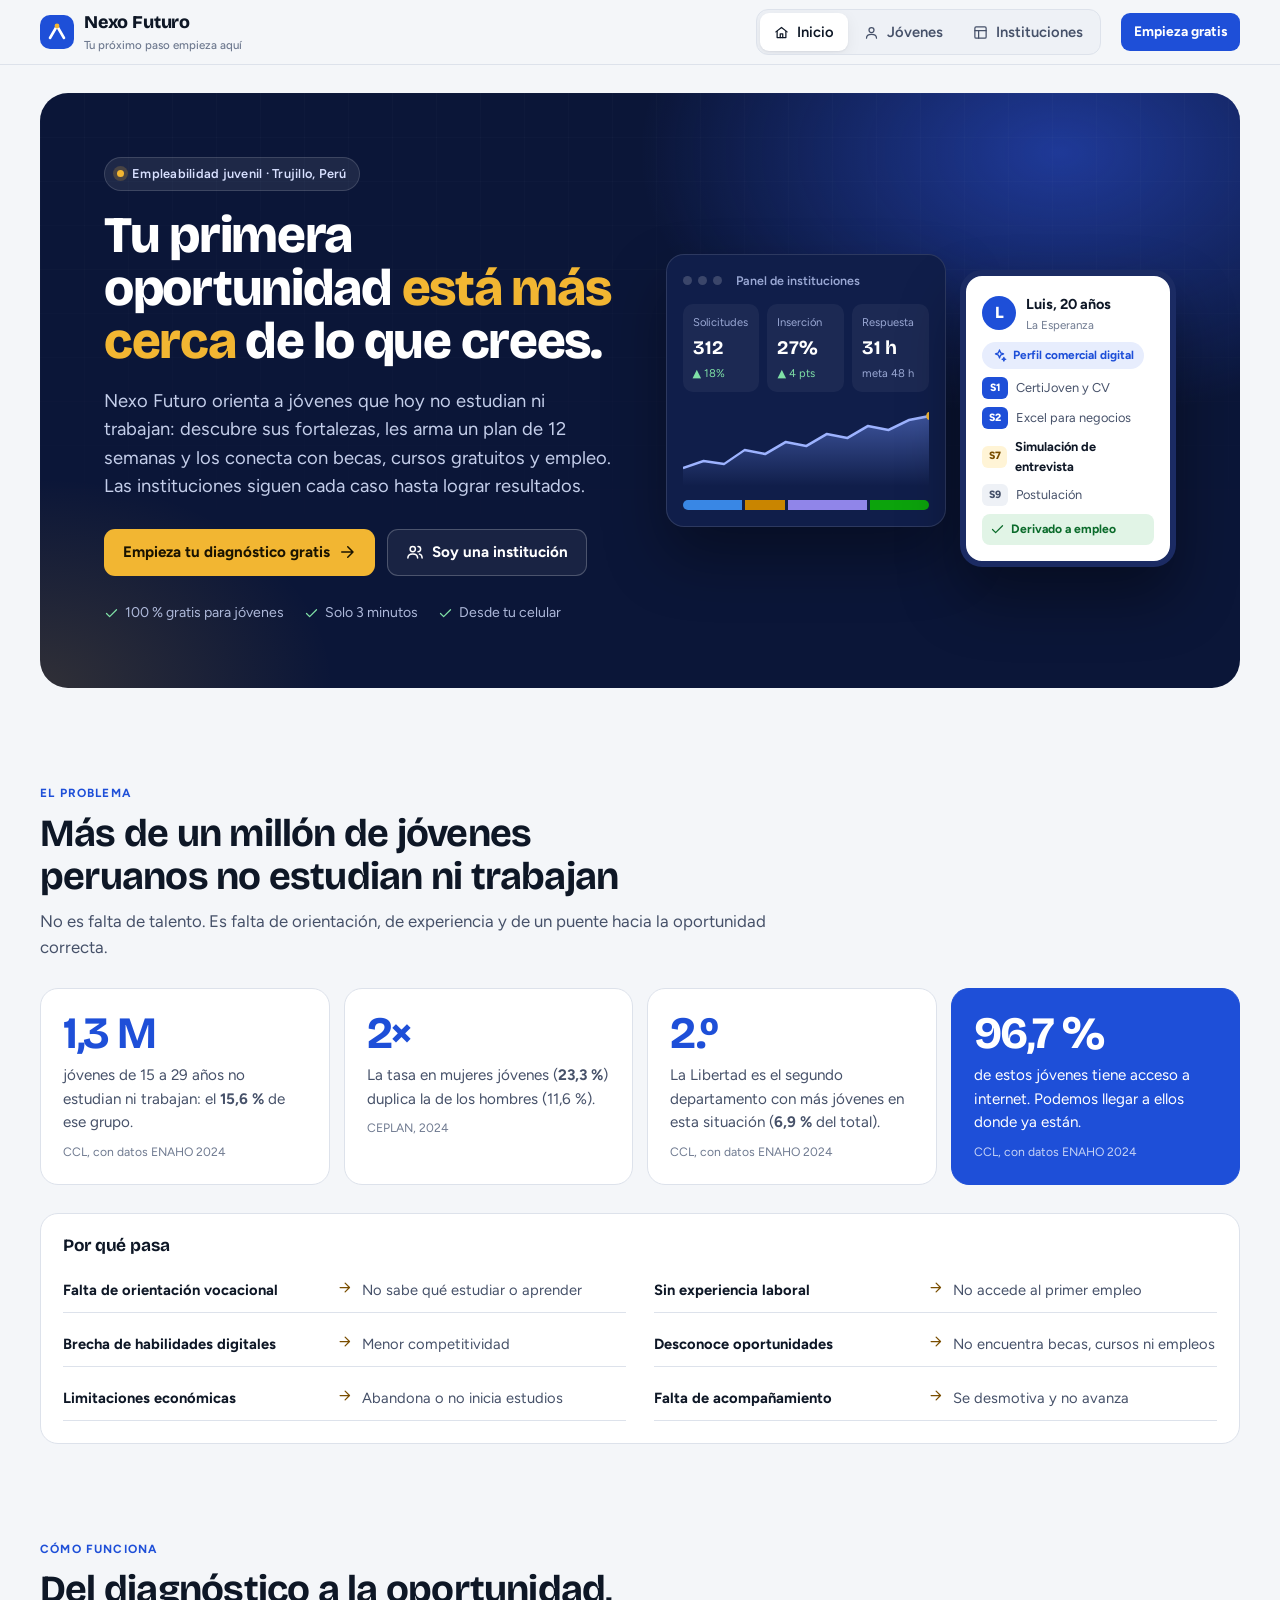
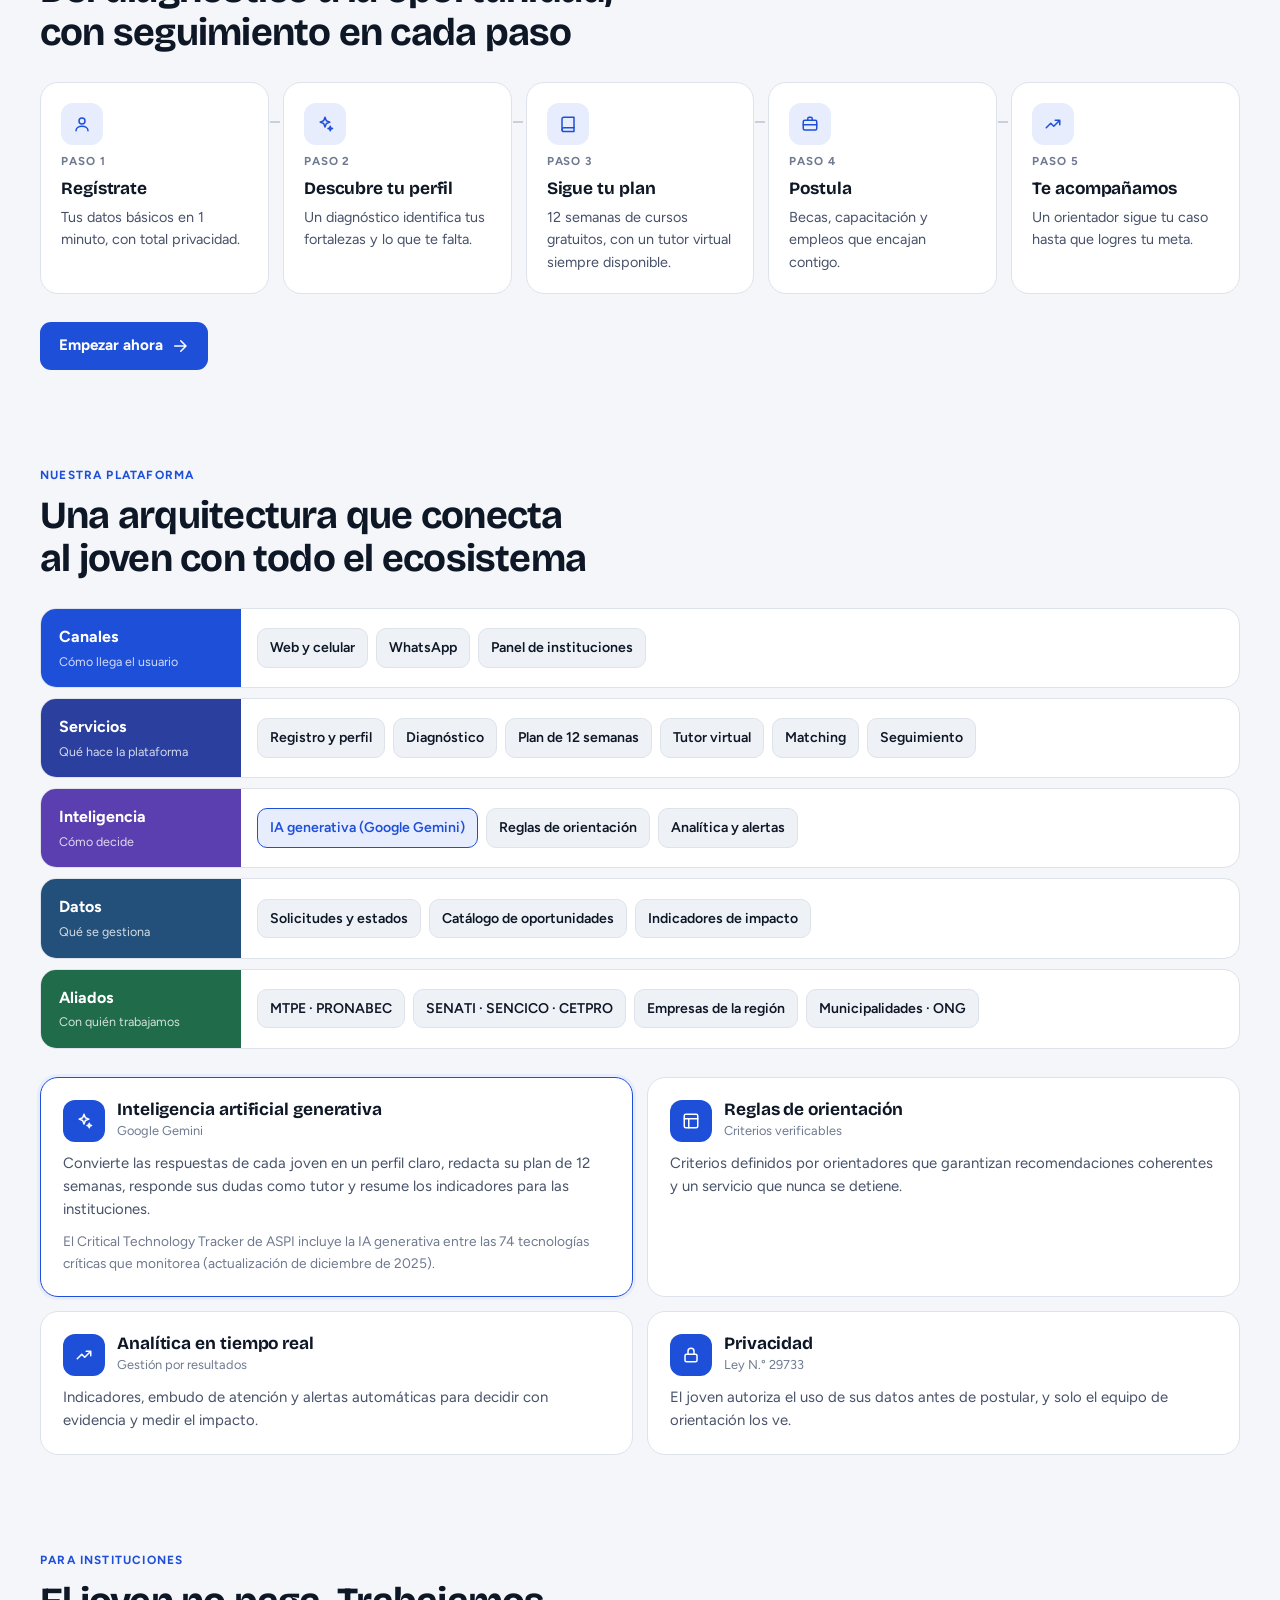
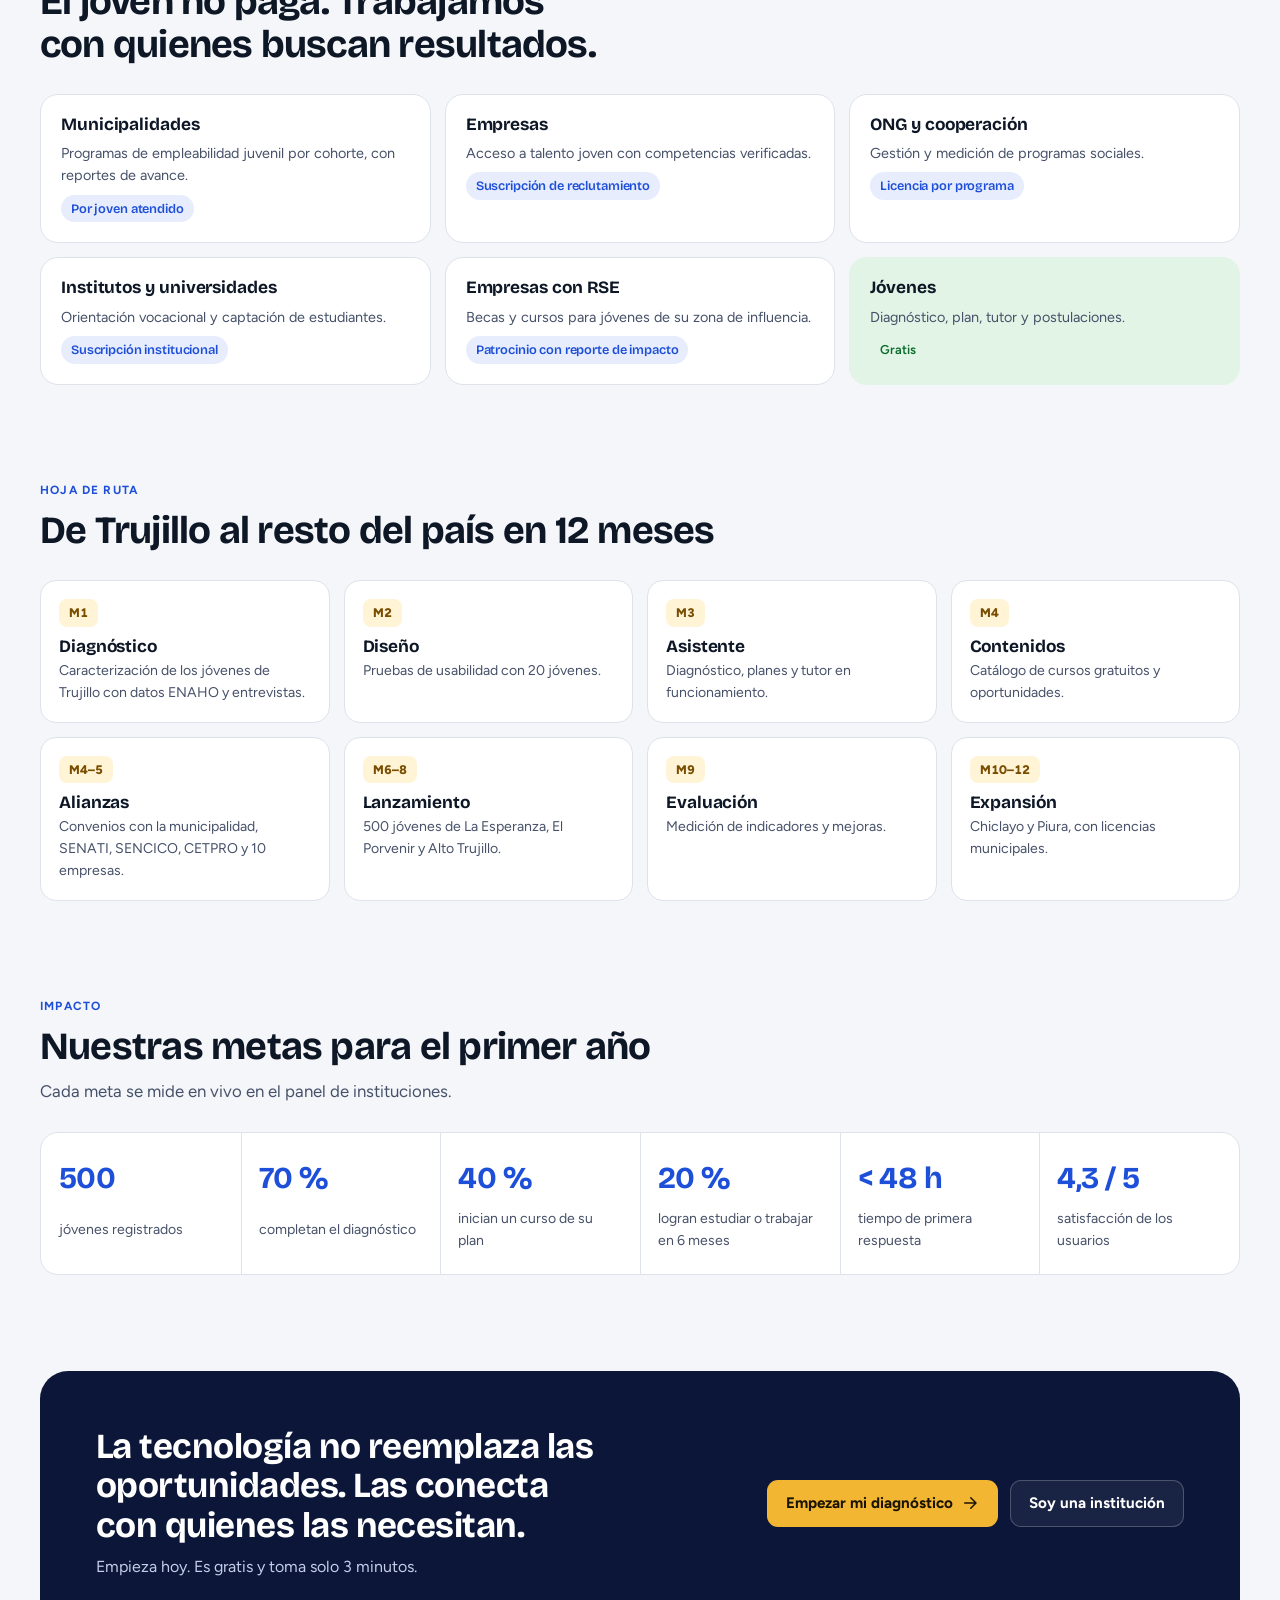
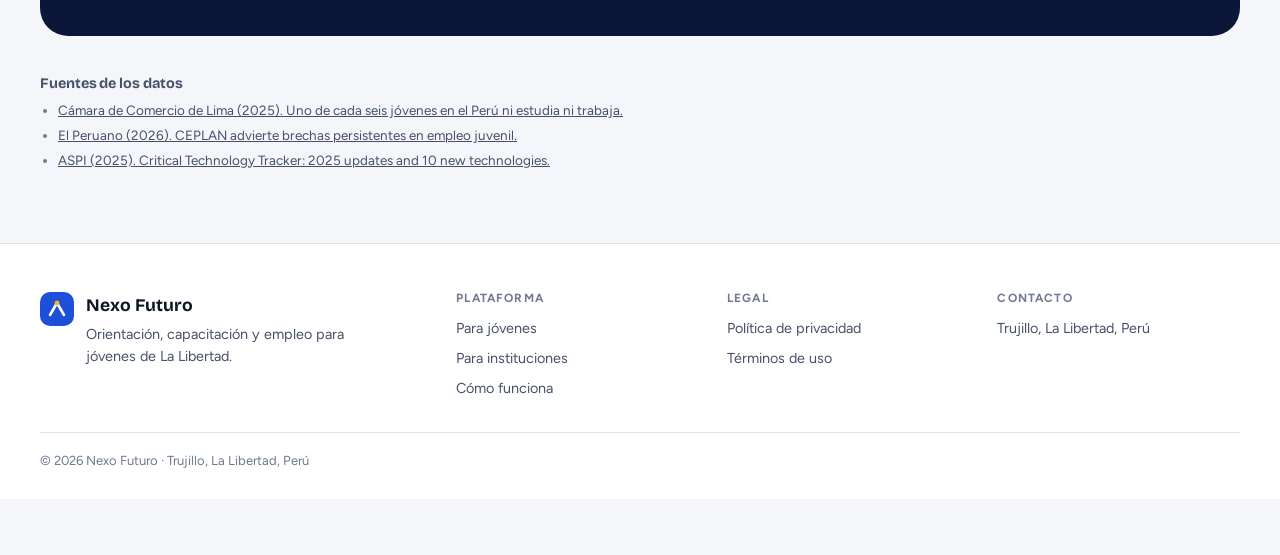
<file: index.html>
<!doctype html>
<html lang="es">
<head>
<meta charset="utf-8">
<meta name="viewport" content="width=device-width, initial-scale=1, viewport-fit=cover">
<title>Nexo Futuro · Tu primera oportunidad</title>
<meta name="description" content="Nexo Futuro orienta gratis a jóvenes de Trujillo que no estudian ni trabajan: diagnóstico, plan de 12 semanas y conexión con becas, cursos y empleo.">
<meta name="theme-color" content="#1E4FD8">
<link rel="icon" href="img/favicon.svg" type="image/svg+xml">
<link rel="preconnect" href="https://fonts.googleapis.com">
<link rel="preconnect" href="https://fonts.gstatic.com" crossorigin>
<link rel="stylesheet" href="https://fonts.googleapis.com/css2?family=Bricolage+Grotesque:opsz,wght@12..96,600;12..96,700;12..96,800&family=Figtree:ital,wght@0,400;0,500;0,600;0,700;1,400&display=swap">
<link rel="stylesheet" href="css/styles.css">
</head>
<body>

<a class="skip" href="#main">Saltar al contenido</a>
<header class="top">
  <div class="top-in">
    <a class="brand" href="#inicio" data-nav="inicio"><span class="logo" aria-hidden="true"><svg width="20" height="20" viewBox="0 0 20 20"><path d="M3 16 L10 4 L17 16" fill="none" stroke="#fff" stroke-width="2.6" stroke-linecap="round" stroke-linejoin="round"/><circle cx="10" cy="4" r="2.4" fill="#F2B632"/></svg></span><span>Nexo Futuro<small>Tu próximo paso empieza aquí</small></span></a>
    <nav class="tabs" role="tablist" aria-label="Secciones">
      <button class="tab" role="tab" id="tab-inicio" aria-controls="main" data-view="inicio"><svg class="ico sm"><use href="#i-home"/></svg><span>Inicio</span></button>
      <button class="tab" role="tab" id="tab-portal" aria-controls="main" data-view="portal"><svg class="ico sm"><use href="#i-user"/></svg><span>Jóvenes</span></button>
      <button class="tab" role="tab" id="tab-panel" aria-controls="main" data-view="panel"><svg class="ico sm"><use href="#i-layout"/></svg><span>Instituciones</span><span class="badge" id="navBadge" hidden>0</span></button>
    </nav>
    <button class="btn sm top-cta" data-view-go="portal">Empieza gratis</button>
  </div>
</header>
<div class="wrap"><main id="main" tabindex="-1"></main></div>
<footer class="site-foot">
  <div class="sf-in">
    <div class="sf-brand"><span class="logo" aria-hidden="true"><svg width="20" height="20" viewBox="0 0 20 20"><path d="M3 16 L10 4 L17 16" fill="none" stroke="#fff" stroke-width="2.6" stroke-linecap="round" stroke-linejoin="round"/><circle cx="10" cy="4" r="2.4" fill="#F2B632"/></svg></span><div><b>Nexo Futuro</b><p>Orientación, capacitación y empleo para jóvenes de La Libertad.</p></div></div>
    <div class="sf-col"><h4>Plataforma</h4><button data-view-go="portal">Para jóvenes</button><button data-view-go="panel">Para instituciones</button><button data-view-go="inicio">Cómo funciona</button></div>
    <div class="sf-col"><h4>Legal</h4><button id="privBtn">Política de privacidad</button><button id="termBtn">Términos de uso</button></div>
    <div class="sf-col" id="sfContact"><h4>Contacto</h4></div>
  </div>
  <div class="sf-bottom">© <span id="yr"></span> Nexo Futuro · Trujillo, La Libertad, Perú</div>
</footer>
<div class="toast" id="toast" role="status" aria-live="polite"></div>
<div id="drawerRoot"></div>

<svg width="0" height="0" style="position:absolute" aria-hidden="true">
 <symbol id="i-home" viewBox="0 0 24 24"><path d="M3 11 12 4l9 7"/><path d="M5 10v10h14V10"/><path d="M10 20v-6h4v6"/></symbol>
 <symbol id="i-user" viewBox="0 0 24 24"><circle cx="12" cy="8" r="4"/><path d="M4 21c0-4 4-6 8-6s8 2 8 6"/></symbol>
 <symbol id="i-layout" viewBox="0 0 24 24"><rect x="3" y="3" width="18" height="18" rx="2"/><path d="M3 9h18M9 21V9"/></symbol>
 <symbol id="i-check" viewBox="0 0 24 24"><path d="M20 6 9 17l-5-5"/></symbol>
 <symbol id="i-x" viewBox="0 0 24 24"><path d="M18 6 6 18M6 6l12 12"/></symbol>
 <symbol id="i-right" viewBox="0 0 24 24"><path d="M5 12h14M13 5l7 7-7 7"/></symbol>
 <symbol id="i-left" viewBox="0 0 24 24"><path d="M19 12H5M11 19l-7-7 7-7"/></symbol>
 <symbol id="i-search" viewBox="0 0 24 24"><circle cx="11" cy="11" r="7"/><path d="m21 21-4.3-4.3"/></symbol>
 <symbol id="i-download" viewBox="0 0 24 24"><path d="M12 3v12M7 10l5 5 5-5M5 21h14"/></symbol>
 <symbol id="i-alert" viewBox="0 0 24 24"><path d="M10.3 3.9 1.8 18a2 2 0 0 0 1.7 3h17a2 2 0 0 0 1.7-3L13.7 3.9a2 2 0 0 0-3.4 0z"/><path d="M12 9v4M12 17h.01"/></symbol>
 <symbol id="i-clock" viewBox="0 0 24 24"><circle cx="12" cy="12" r="9"/><path d="M12 7v5l3 2"/></symbol>
 <symbol id="i-spark" viewBox="0 0 24 24"><path d="M12 3l1.8 4.7 4.7 1.8-4.7 1.8L12 16l-1.8-4.7L5.5 9.5l4.7-1.8z"/><path d="M19 15l.8 2.2 2.2.8-2.2.8L19 21l-.8-2.2L16 18l2.2-.8z"/></symbol>
 <symbol id="i-brief" viewBox="0 0 24 24"><rect x="3" y="7" width="18" height="13" rx="2"/><path d="M9 7V5a2 2 0 0 1 2-2h2a2 2 0 0 1 2 2v2M3 13h18"/></symbol>
 <symbol id="i-pin" viewBox="0 0 24 24"><path d="M12 21s-7-6.5-7-12a7 7 0 0 1 14 0c0 5.5-7 12-7 12z"/><circle cx="12" cy="9" r="2.5"/></symbol>
 <symbol id="i-msg" viewBox="0 0 24 24"><path d="M21 12a8 8 0 0 1-11.6 7.1L4 21l1.9-5.4A8 8 0 1 1 21 12z"/></symbol>
 <symbol id="i-send" viewBox="0 0 24 24"><path d="M22 2 11 13M22 2l-7 20-4-9-9-4z"/></symbol>
 <symbol id="i-inbox" viewBox="0 0 24 24"><path d="M22 12h-6l-2 3h-4l-2-3H2"/><path d="M5.5 5h13l3.5 7v6a2 2 0 0 1-2 2H4a2 2 0 0 1-2-2v-6z"/></symbol>
 <symbol id="i-trend" viewBox="0 0 24 24"><path d="M3 17l6-6 4 4 8-8M15 7h6v6"/></symbol>
 <symbol id="i-book" viewBox="0 0 24 24"><path d="M4 19.5A2.5 2.5 0 0 1 6.5 17H20V3H6.5A2.5 2.5 0 0 0 4 5.5z"/><path d="M4 19.5A2.5 2.5 0 0 0 6.5 22H20v-5"/></symbol>
 <symbol id="i-trash" viewBox="0 0 24 24"><path d="M3 6h18M8 6V4h8v2M6 6l1 14h10l1-14"/></symbol>
 <symbol id="i-db" viewBox="0 0 24 24"><ellipse cx="12" cy="5" rx="8" ry="3"/><path d="M4 5v14c0 1.7 3.6 3 8 3s8-1.3 8-3V5M4 12c0 1.7 3.6 3 8 3s8-1.3 8-3"/></symbol>
 <symbol id="i-copy" viewBox="0 0 24 24"><rect x="9" y="9" width="12" height="12" rx="2"/><path d="M5 15H4a1 1 0 0 1-1-1V4a1 1 0 0 1 1-1h10a1 1 0 0 1 1 1v1"/></symbol>
 <symbol id="i-lock" viewBox="0 0 24 24"><rect x="4" y="11" width="16" height="10" rx="2"/><path d="M8 11V7a4 4 0 0 1 8 0v4"/></symbol>
 <symbol id="i-users" viewBox="0 0 24 24"><circle cx="9" cy="8" r="3.5"/><path d="M2.5 20c0-3.5 3-5.5 6.5-5.5s6.5 2 6.5 5.5M16 4.5a3.5 3.5 0 0 1 0 7M18 14.8c2.2.6 3.5 2.4 3.5 5.2"/></symbol>
 <symbol id="i-ext" viewBox="0 0 24 24"><path d="M14 4h6v6M20 4l-9 9M18 14v5a1 1 0 0 1-1 1H5a1 1 0 0 1-1-1V7a1 1 0 0 1 1-1h5"/></symbol>
</svg>


<script src="js/config.js"></script>
<script src="js/data.js"></script>
<script src="js/store.js"></script>
<script src="js/ia.js"></script>
<script src="js/portal.js"></script>
<script src="js/panel.js"></script>
<script src="js/landing.js"></script>
<script src="js/site.js"></script>
</body>
</html>
</file>
<file: css/styles.css>
/* Nexo Futuro · Estilos */
html{color-scheme:light}
body{margin:0}
/* Layout: app shell — sticky top bar with two workspaces (Portal del joven / Panel de control).
   Portal = hero + 6-step wizard card. Panel = filters row, KPI strip, chart grid, alerts, table + detail drawer. */
:root{
  --bg:#F4F6F9; --surface:#FFFFFF; --surface-2:#EEF1F6; --ink:#0E1726; --ink-2:#465169; --muted:#6F7A90;
  --line:#DDE2EB; --line-2:#C9D0DC; --brand:#1E4FD8; --brand-ink:#FFFFFF; --brand-soft:#E7EDFD; --brand-deep:#10297A;
  --sun:#F2B632; --sun-soft:#FFF4D6; --sun-ink:#7A4E00;
  --s-new:#2a78d6; --s-rev:#eda100; --s-der:#4a3aa7; --s-ins:#0ca30c; --s-des:#8A93A6;
  --ok-ink:#0B6B2B; --ok-soft:#E1F4E6; --crit:#C43434; --crit-soft:#FBE7E7; --warn-ink:#8A5A00; --warn-soft:#FFF1CF;
  --shadow:0 1px 2px rgba(14,23,38,.06),0 4px 16px rgba(14,23,38,.06);
  --scrim:rgba(8,13,24,.5);
  --display:"Bricolage Grotesque","Segoe UI",system-ui,sans-serif;
  --body:"Figtree","Segoe UI",system-ui,-apple-system,sans-serif;
  --r-lg:16px; --r:12px; --r-sm:8px;
}
@media (prefers-color-scheme: dark){:root:not([data-theme="light"]){
  --bg:#0B111C; --surface:#121A28; --surface-2:#1A2435; --ink:#EDF1F8; --ink-2:#B6BFD0; --muted:#8C97AC;
  --line:#243049; --line-2:#33415E; --brand:#7394FF; --brand-ink:#0B111C; --brand-soft:#1B2850; --brand-deep:#0F1B3D;
  --sun:#F5C453; --sun-soft:#30271A; --sun-ink:#F5C453;
  --s-new:#3987e5; --s-rev:#c98500; --s-der:#9085e9; --s-ins:#0ca30c; --s-des:#6E7890;
  --ok-ink:#5BD38A; --ok-soft:#14301F; --crit:#EE7070; --crit-soft:#3A1A1D; --warn-ink:#F2C45A; --warn-soft:#33290F;
  --shadow:0 1px 2px rgba(0,0,0,.3),0 6px 20px rgba(0,0,0,.25); --scrim:rgba(0,0,0,.6); color-scheme:dark}}
:root[data-theme="dark"]{
  --bg:#0B111C; --surface:#121A28; --surface-2:#1A2435; --ink:#EDF1F8; --ink-2:#B6BFD0; --muted:#8C97AC;
  --line:#243049; --line-2:#33415E; --brand:#7394FF; --brand-ink:#0B111C; --brand-soft:#1B2850; --brand-deep:#0F1B3D;
  --sun:#F5C453; --sun-soft:#30271A; --sun-ink:#F5C453;
  --s-new:#3987e5; --s-rev:#c98500; --s-der:#9085e9; --s-ins:#0ca30c; --s-des:#6E7890;
  --ok-ink:#5BD38A; --ok-soft:#14301F; --crit:#EE7070; --crit-soft:#3A1A1D; --warn-ink:#F2C45A; --warn-soft:#33290F;
  --shadow:0 1px 2px rgba(0,0,0,.3),0 6px 20px rgba(0,0,0,.25); --scrim:rgba(0,0,0,.6); color-scheme:dark}

*{box-sizing:border-box}
[hidden]{display:none!important}
html,body{min-height:100%}
body{background:var(--bg);color:var(--ink);font-family:var(--body);font-size:16px;line-height:1.55;padding-inline:16px;padding-block:0 56px;-webkit-font-smoothing:antialiased}
h1,h2,h3,h4{font-family:var(--display);line-height:1.12;text-wrap:balance;margin:0;letter-spacing:-.015em}
h1{font-size:clamp(2rem,5.2vw,3.1rem);font-weight:800}
h2{font-size:clamp(1.35rem,3vw,1.7rem);font-weight:700}
h3{font-size:1.08rem;font-weight:700;letter-spacing:-.005em}
p{margin:0}
button{font:inherit;color:inherit}
.ico{width:18px;height:18px;flex:none;fill:none;stroke:currentColor;stroke-width:2;stroke-linecap:round;stroke-linejoin:round}
.ico.sm{width:15px;height:15px}
.muted{color:var(--muted)} .ink2{color:var(--ink-2)}
.eyebrow{font-size:.74rem;text-transform:uppercase;letter-spacing:.1em;font-weight:700;color:var(--muted)}
.num{font-variant-numeric:tabular-nums}
.sr{position:absolute;width:1px;height:1px;overflow:hidden;clip:rect(0 0 0 0);white-space:nowrap}
.skip{position:absolute;left:16px;top:-60px;background:var(--brand);color:var(--brand-ink);padding:8px 14px;border-radius:8px;z-index:100}
.skip:focus{top:8px}

/* ---------- top bar ---------- */
.top{position:sticky;top:env(safe-area-inset-top,0px);z-index:40;margin-inline:-16px;padding-inline:16px;background:color-mix(in srgb,var(--bg) 88%,transparent);backdrop-filter:saturate(1.4) blur(10px);-webkit-backdrop-filter:saturate(1.4) blur(10px);border-bottom:1px solid var(--line)}
.top-in{max-width:1200px;margin:0 auto;display:flex;align-items:center;gap:16px;min-height:64px;flex-wrap:wrap;padding-block:8px}
.brand{display:flex;align-items:center;gap:10px;font-family:var(--display);font-weight:800;font-size:1.12rem;letter-spacing:-.01em;margin-right:auto}
.brand small{display:block;font-family:var(--body);font-weight:500;font-size:.72rem;color:var(--muted);letter-spacing:0}
.logo{width:34px;height:34px;border-radius:10px;background:var(--brand);display:grid;place-items:center;flex:none}
.tabs{display:flex;background:var(--surface-2);border:1px solid var(--line);border-radius:12px;padding:3px;gap:2px}
.tab{all:unset;cursor:pointer;display:flex;align-items:center;gap:8px;padding:8px 14px;border-radius:9px;font-weight:600;font-size:.92rem;color:var(--ink-2);min-height:22px}
.tab[aria-selected="true"]{background:var(--surface);color:var(--ink);box-shadow:var(--shadow)}
.tab:focus-visible{outline:2px solid var(--brand);outline-offset:2px}
.badge{display:inline-grid;place-items:center;min-width:20px;height:20px;padding:0 6px;border-radius:99px;background:var(--crit);color:#fff;font-size:.72rem;font-weight:700}
.status-ai{cursor:pointer;font-family:inherit;display:inline-flex;align-items:center;gap:6px;font-size:.78rem;font-weight:600;padding:5px 10px;border-radius:99px;background:var(--surface-2);color:var(--muted);border:1px solid var(--line)}
.status-ai .led{width:8px;height:8px;border-radius:50%;background:var(--s-des)}
.status-ai.on{color:var(--ok-ink);background:var(--ok-soft);border-color:transparent}
.status-ai.on .led{background:var(--s-ins)}
.status-ai:hover{border-color:var(--brand);color:var(--ink)}
.status-ai:focus-visible{outline:2px solid var(--brand);outline-offset:2px}
@media (max-width:640px){.tab span.lbl-long{display:none}}

.wrap{max-width:1200px;margin:0 auto}
main{padding-top:28px}

/* ---------- buttons & inputs ---------- */
.btn{display:inline-flex;align-items:center;justify-content:center;gap:8px;font-weight:700;font-size:.95rem;border-radius:11px;padding:11px 18px;min-height:44px;border:1.5px solid transparent;cursor:pointer;background:var(--brand);color:var(--brand-ink);transition:filter .15s,background .15s,transform .1s;touch-action:manipulation;white-space:nowrap}
.btn:hover{filter:brightness(1.08)}
.btn:active{transform:scale(.98)}
.btn.sec{background:var(--surface);color:var(--ink);border-color:var(--line-2)}
.btn.sec:hover{background:var(--surface-2);filter:none}
.btn.ghost{background:transparent;color:var(--ink-2);border-color:transparent}
.btn.ghost:hover{background:var(--surface-2);filter:none}
.btn.sm{padding:7px 12px;min-height:36px;font-size:.86rem;border-radius:9px}
.btn.danger{background:transparent;color:var(--crit);border-color:var(--line-2)}
.btn:disabled{opacity:.45;cursor:not-allowed;filter:none;transform:none}
.btn:focus-visible{outline:3px solid var(--sun);outline-offset:2px}
.btn.done{background:var(--ok-soft);color:var(--ok-ink);border-color:transparent;cursor:default}
label.f{display:grid;gap:6px;font-weight:600;font-size:.9rem;min-width:0}
label.f .help{font-weight:400;font-size:.8rem;color:var(--muted)}
.req{color:var(--crit)}
input[type=text],input[type=tel],input[type=number],input[type=search],select,textarea{font:inherit;font-size:1rem;color:var(--ink);background:var(--surface);border:1.5px solid var(--line-2);border-radius:10px;padding:10px 12px;width:100%;min-height:44px}
textarea{min-height:90px;resize:vertical}
input:focus-visible,select:focus-visible,textarea:focus-visible{outline:none;border-color:var(--brand);box-shadow:0 0 0 3px var(--brand-soft)}
.field-err{font-size:.82rem;color:var(--crit);font-weight:600}
fieldset{border:0;padding:0;margin:0;display:grid;gap:10px;min-width:0}
legend{font-weight:700;font-size:.95rem;padding:0;margin-bottom:10px}
legend .help{font-weight:400;color:var(--muted);font-size:.85rem}
.chips{display:flex;flex-wrap:wrap;gap:8px}
.chip{position:relative}
.chip input{position:absolute;opacity:0;pointer-events:none}
.chip span{display:inline-flex;align-items:center;gap:6px;min-height:40px;padding:8px 14px;border-radius:99px;border:1.5px solid var(--line-2);background:var(--surface);cursor:pointer;font-size:.92rem;font-weight:500;user-select:none;transition:background .15s,border-color .15s}
.chip span:hover{border-color:var(--brand)}
.chip input:checked+span{background:var(--brand-soft);border-color:var(--brand);color:var(--ink);font-weight:700}
.chip input:checked+span::before{content:"";width:14px;height:14px;background:var(--brand);-webkit-mask:url("data:image/svg+xml,%3Csvg xmlns='http://www.w3.org/2000/svg' viewBox='0 0 24 24' fill='none' stroke='black' stroke-width='3' stroke-linecap='round' stroke-linejoin='round'%3E%3Cpath d='M20 6 9 17l-5-5'/%3E%3C/svg%3E") center/contain no-repeat;mask:url("data:image/svg+xml,%3Csvg xmlns='http://www.w3.org/2000/svg' viewBox='0 0 24 24' fill='none' stroke='black' stroke-width='3' stroke-linecap='round' stroke-linejoin='round'%3E%3Cpath d='M20 6 9 17l-5-5'/%3E%3C/svg%3E") center/contain no-repeat}
.chip input:focus-visible+span{box-shadow:0 0 0 3px var(--brand-soft);border-color:var(--brand)}
.seg{display:inline-flex;border:1.5px solid var(--line-2);border-radius:10px;overflow:hidden;background:var(--surface)}
.seg label{position:relative}
.seg input{position:absolute;opacity:0}
.seg span{display:flex;align-items:center;min-height:38px;padding:6px 14px;font-size:.86rem;font-weight:600;cursor:pointer;border-left:1px solid var(--line-2);color:var(--ink-2)}
.seg label:first-child span{border-left:0}
.seg input:checked+span{background:var(--brand);color:var(--brand-ink)}
.seg input:focus-visible+span{box-shadow:inset 0 0 0 2px var(--sun)}
.consent{display:grid;grid-template-columns:auto minmax(0,1fr);gap:10px;align-items:start;font-size:.88rem;color:var(--ink-2)}
.consent input{width:20px;height:20px;margin-top:2px;accent-color:var(--brand)}

/* ---------- surfaces ---------- */
.card{background:var(--surface);border:1px solid var(--line);border-radius:var(--r-lg);padding:22px;min-width:0}
.card.pad-lg{padding:clamp(20px,4vw,36px)}
.stack{display:grid;gap:18px}
.row{display:flex;gap:12px;align-items:center;flex-wrap:wrap}
.between{justify-content:space-between}
.grid2{display:grid;grid-template-columns:repeat(2,minmax(0,1fr));gap:16px}
@media (max-width:640px){.grid2{grid-template-columns:1fr}}
.note{display:flex;gap:10px;align-items:flex-start;border-radius:12px;padding:12px 14px;font-size:.9rem;background:var(--brand-soft);color:var(--ink)}
.note.sun{background:var(--sun-soft)}
.note.ok{background:var(--ok-soft)}
.note.crit{background:var(--crit-soft)}
.note .ico{margin-top:2px}
.tag{display:inline-flex;align-items:center;gap:6px;font-size:.8rem;font-weight:600;padding:4px 10px;border-radius:99px;background:var(--surface-2);color:var(--ink-2)}
.tag.ok{background:var(--ok-soft);color:var(--ok-ink)}
.tag.sun{background:var(--warn-soft);color:var(--warn-ink)}
.tag.brand{background:var(--brand-soft);color:var(--brand)}
.tags{display:flex;flex-wrap:wrap;gap:6px}

/* estado pill: color dot + icon + label (never color alone) */
.st{display:inline-flex;align-items:center;gap:6px;font-size:.8rem;font-weight:700;padding:4px 10px 4px 8px;border-radius:99px;background:var(--surface-2);color:var(--ink);white-space:nowrap}
.st i{width:9px;height:9px;border-radius:50%;background:var(--c);flex:none}
.st[data-s="nueva"]{--c:var(--s-new)} .st[data-s="revision"]{--c:var(--s-rev)} .st[data-s="derivada"]{--c:var(--s-der)} .st[data-s="insertada"]{--c:var(--s-ins)} .st[data-s="descartada"]{--c:var(--s-des)}

/* ---------- portal ---------- */
.hero{display:grid;grid-template-columns:minmax(0,1.15fr) minmax(0,.85fr);gap:clamp(20px,4vw,48px);align-items:center;padding-block:8px 32px}
@media (max-width:860px){.hero{grid-template-columns:1fr}.hero-art{display:none}}
.hero .lead{font-size:1.1rem;color:var(--ink-2);max-width:56ch}
.hero h1 em{font-style:normal;color:var(--brand);position:relative;white-space:nowrap}
.hero h1 em::after{content:"";position:absolute;left:0;right:0;bottom:.04em;height:.22em;background:var(--sun);opacity:.55;z-index:-1;border-radius:2px}
.hero h1{position:relative;z-index:0}
.how{display:grid;grid-template-columns:repeat(4,minmax(0,1fr));gap:10px;margin-top:22px}
@media (max-width:560px){.how{grid-template-columns:repeat(2,minmax(0,1fr))}}
.how div{display:grid;gap:4px;font-size:.84rem;color:var(--ink-2);padding-top:10px;border-top:2px solid var(--line-2)}
.how b{font-family:var(--display);font-size:.95rem;color:var(--ink)}
.hero-art{position:relative;background:var(--brand);border-radius:22px;padding:24px;color:var(--brand-ink);overflow:hidden;min-height:300px;display:grid;align-content:end}
.hero-art .card{position:relative;color:var(--ink);box-shadow:var(--shadow);display:grid;gap:10px;padding:18px}
.hero-art svg.bg{position:absolute;inset:0;width:100%;height:100%}
.mini-step{display:grid;grid-template-columns:28px minmax(0,1fr) auto;gap:10px;align-items:center;font-size:.88rem}
.mini-step .n{width:28px;height:28px;border-radius:50%;display:grid;place-items:center;background:var(--sun-soft);color:var(--sun-ink);font-weight:800;font-size:.75rem}

.wizard{display:grid;grid-template-columns:240px minmax(0,1fr);gap:0;background:var(--surface);border:1px solid var(--line);border-radius:var(--r-lg);overflow:hidden;box-shadow:var(--shadow)}
@media (max-width:860px){.wizard{grid-template-columns:1fr}}
.rail{background:var(--surface-2);border-right:1px solid var(--line);padding:22px 16px;display:grid;align-content:start;gap:4px}
@media (max-width:860px){.rail{border-right:0;border-bottom:1px solid var(--line);grid-template-columns:repeat(6,minmax(0,1fr));padding:14px 12px;gap:6px}}
.rail h4{font-size:.74rem;text-transform:uppercase;letter-spacing:.1em;color:var(--muted);font-family:var(--body);font-weight:700;margin:0 8px 10px}
@media (max-width:860px){.rail h4{display:none}}
.rstep{all:unset;cursor:pointer;display:grid;grid-template-columns:30px minmax(0,1fr);gap:10px;align-items:center;padding:8px;border-radius:10px;font-weight:600;font-size:.92rem;color:var(--ink-2)}
.rstep .n{width:30px;height:30px;border-radius:50%;display:grid;place-items:center;border:2px solid var(--line-2);font-size:.8rem;font-weight:800;background:var(--surface);font-variant-numeric:tabular-nums}
.rstep.done .n{background:var(--brand);border-color:var(--brand);color:var(--brand-ink)}
.rstep.now{background:var(--surface);color:var(--ink);box-shadow:var(--shadow)}
.rstep.now .n{border-color:var(--brand);color:var(--brand)}
.rstep:disabled,.rstep[aria-disabled="true"]{cursor:not-allowed;opacity:.5}
.rstep:focus-visible{outline:2px solid var(--brand);outline-offset:2px}
@media (max-width:860px){.rstep{grid-template-columns:1fr;justify-items:center;text-align:center;padding:6px 2px;font-size:.68rem;gap:4px}.rstep .lbl{white-space:nowrap;overflow:hidden;text-overflow:ellipsis;max-width:100%}}
.pane{padding:clamp(20px,3.5vw,36px);display:grid;gap:22px;min-width:0;align-content:start}
.pane-head{display:grid;gap:8px}
.pane-foot{display:flex;justify-content:space-between;gap:10px;flex-wrap:wrap;padding-top:18px;border-top:1px solid var(--line)}
.fgrid{display:grid;grid-template-columns:repeat(2,minmax(0,1fr));gap:16px}
@media (max-width:640px){.fgrid{grid-template-columns:1fr}}
.skills{display:grid;gap:12px}
.skill{display:grid;grid-template-columns:minmax(0,1fr) auto;gap:12px;align-items:center;padding-bottom:12px;border-bottom:1px solid var(--line)}
.skill:last-child{border-bottom:0;padding-bottom:0}
@media (max-width:480px){.skill{grid-template-columns:1fr}}

.profile-hero{display:grid;gap:10px;background:var(--brand-deep);color:#fff;border-radius:var(--r-lg);padding:24px;position:relative;overflow:hidden}
.profile-hero .eyebrow{color:rgba(255,255,255,.7)}
.profile-hero p{color:rgba(255,255,255,.88);max-width:62ch}
.profile-hero .src{display:inline-flex;align-items:center;gap:6px;font-size:.78rem;font-weight:600;color:var(--sun)}
.meter{display:grid;grid-template-columns:minmax(0,8.5rem) minmax(0,1fr) 2.4rem;gap:12px;align-items:center;font-size:.9rem}
.meter .track{height:8px;border-radius:4px;background:var(--surface-2);overflow:hidden}
.meter .fill{height:100%;background:var(--brand);border-radius:4px}
.meter .v{font-variant-numeric:tabular-nums;text-align:right;color:var(--ink-2);font-weight:600}

.route{list-style:none;margin:0;padding:0;display:grid}
.route li{display:grid;grid-template-columns:56px minmax(0,1fr);gap:16px;position:relative;padding-bottom:20px}
.route li:not(:last-child)::before{content:"";position:absolute;left:27px;top:48px;bottom:4px;width:2px;background:var(--line-2)}
.wk{width:56px;height:44px;border-radius:12px;background:var(--sun-soft);color:var(--sun-ink);display:grid;place-items:center;font-weight:800;font-size:.8rem;font-variant-numeric:tabular-nums}
.route .body{display:grid;gap:4px;padding-top:2px}
.res{font-size:.86rem;color:var(--muted);display:flex;gap:6px;align-items:center}

.opps{display:grid;grid-template-columns:repeat(auto-fill,minmax(250px,1fr));gap:14px}
.opp{background:var(--surface);border:1px solid var(--line);border-radius:14px;padding:18px;display:grid;gap:10px;align-content:start;min-width:0;transition:border-color .15s,box-shadow .15s}
.opp:hover{border-color:var(--line-2);box-shadow:var(--shadow)}
.opp .type{font-size:.72rem;text-transform:uppercase;letter-spacing:.08em;font-weight:700;color:var(--brand)}
.opp .why{font-size:.85rem;color:var(--ok-ink);display:flex;gap:6px;align-items:flex-start}
.opp .acts{display:flex;gap:8px;flex-wrap:wrap;align-items:center;margin-top:4px}
.opp a{color:var(--brand);font-weight:600;font-size:.88rem}

.chat{display:grid;gap:10px;max-height:380px;overflow-y:auto;padding:6px 2px;align-content:start}
.msg{padding:10px 14px;border-radius:14px;max-width:86%;white-space:pre-wrap;font-size:.94rem;line-height:1.5}
.msg.me{justify-self:end;background:var(--brand);color:var(--brand-ink);border-bottom-right-radius:4px}
.msg.bot{justify-self:start;background:var(--surface-2);border-bottom-left-radius:4px}
.composer{display:grid;grid-template-columns:minmax(0,1fr) auto;gap:8px}
.loading{display:flex;align-items:center;gap:12px;color:var(--ink-2)}
.spin{width:22px;height:22px;border-radius:50%;border:3px solid var(--brand-soft);border-top-color:var(--brand);animation:sp 0.9s linear infinite;flex:none}
@keyframes sp{to{transform:rotate(360deg)}}
.skel{height:14px;border-radius:6px;background:linear-gradient(90deg,var(--surface-2),var(--line),var(--surface-2));background-size:200% 100%;animation:sh 1.4s ease infinite}
@keyframes sh{to{background-position:-200% 0}}
@media (prefers-reduced-motion:reduce){.spin,.skel{animation:none}.btn{transition:none}}

.ring{display:flex;align-items:center;gap:20px;flex-wrap:wrap}
.big{font-family:var(--display);font-weight:800;font-size:2.6rem;line-height:1}
.check{display:grid;grid-template-columns:auto minmax(0,1fr);gap:12px;align-items:start;padding:12px 0;border-top:1px solid var(--line);cursor:pointer}
.check:first-of-type{border-top:0}
.check input{width:22px;height:22px;accent-color:var(--brand);margin-top:1px}
.check.done .t{text-decoration:line-through;color:var(--muted)}
.mylist{display:grid;gap:0}
.myrow{display:grid;grid-template-columns:minmax(0,1fr) auto;gap:12px;align-items:center;padding:12px 0;border-top:1px solid var(--line)}
.myrow:first-child{border-top:0}

/* ---------- panel ---------- */
.phead{display:flex;gap:16px;justify-content:space-between;align-items:flex-end;flex-wrap:wrap;margin-bottom:18px}
.filters{display:flex;gap:10px;flex-wrap:wrap;align-items:center;padding:12px;background:var(--surface);border:1px solid var(--line);border-radius:14px;margin-bottom:16px}
.filters select,.filters input{width:auto;min-height:40px;padding:7px 10px;font-size:.9rem}
.filters .search{position:relative;flex:1 1 200px;min-width:0}
.filters .search input{width:100%;padding-left:34px}
.filters .search .ico{position:absolute;left:10px;top:50%;transform:translateY(-50%);color:var(--muted)}
.kpis{display:grid;grid-template-columns:repeat(4,minmax(0,1fr));gap:14px;margin-bottom:16px}
@media (max-width:980px){.kpis{grid-template-columns:repeat(2,minmax(0,1fr))}}
@media (max-width:420px){.kpis{grid-template-columns:1fr}}
.kpi{background:var(--surface);border:1px solid var(--line);border-radius:14px;padding:16px 18px;display:grid;gap:6px;min-width:0}
.kpi .lab{font-size:.82rem;font-weight:600;color:var(--ink-2);display:flex;gap:8px;align-items:center}
.kpi .val{font-family:var(--display);font-weight:700;font-size:2rem;line-height:1.05;letter-spacing:-.02em}
.kpi .sub{font-size:.8rem;color:var(--muted);display:flex;gap:6px;align-items:center;flex-wrap:wrap}
.delta{font-weight:700;display:inline-flex;align-items:center;gap:2px}
.delta.up{color:var(--ok-ink)} .delta.down{color:var(--crit)}
.kpi.alert{border-color:color-mix(in srgb,var(--crit) 45%,var(--line))}
.pgrid{display:grid;grid-template-columns:repeat(12,minmax(0,1fr));gap:14px;margin-bottom:16px}
.pgrid>*{grid-column:span 6}
.pgrid>.w8{grid-column:span 8} .pgrid>.w4{grid-column:span 4} .pgrid>.w12{grid-column:span 12}
@media (max-width:980px){.pgrid>*,.pgrid>.w8,.pgrid>.w4{grid-column:span 12}}
.chead{display:flex;justify-content:space-between;align-items:flex-start;gap:10px;margin-bottom:14px}
.chead p{font-size:.84rem;color:var(--muted)}
.chart{position:relative;width:100%}
.chart svg{display:block;width:100%;overflow:visible}
.chart .gl{stroke:var(--line);stroke-width:1}
.chart .base{stroke:var(--line-2);stroke-width:1}
.chart .tk{fill:var(--muted);font-size:11px;font-family:var(--body)}
.tip{position:absolute;pointer-events:none;background:var(--ink);color:var(--bg);font-size:.8rem;padding:7px 10px;border-radius:8px;white-space:nowrap;transform:translate(-50%,-110%);box-shadow:var(--shadow);z-index:5}
.tip b{font-variant-numeric:tabular-nums}
.bars{display:grid;gap:10px}
.bar{display:grid;grid-template-columns:minmax(0,9.5rem) minmax(0,1fr) 2.6rem;gap:10px;align-items:center;font-size:.88rem;border-radius:6px;padding:2px 0}
.bar .lb{white-space:nowrap;overflow:hidden;text-overflow:ellipsis;color:var(--ink-2)}
.bar .tr{height:14px;position:relative}
.bar .fl{position:absolute;left:0;top:0;bottom:0;border-radius:0 4px 4px 0;background:var(--s-new);min-width:2px;transition:filter .15s}
.bar .v{text-align:right;font-weight:700;font-variant-numeric:tabular-nums}
.bar:hover .fl{filter:brightness(1.12)}
.bar:hover .lb{color:var(--ink)}
.pipe{display:flex;height:14px;gap:2px;border-radius:4px;overflow:hidden;margin-bottom:16px;background:var(--surface-2)}
.pipe span{background:var(--c);min-width:0}
.pipe-legend{display:grid;gap:8px}
.pl{display:grid;grid-template-columns:minmax(0,1fr) auto auto;gap:12px;align-items:center;font-size:.9rem;padding:6px 8px;border-radius:8px;cursor:pointer;border:0;background:transparent;text-align:left;width:100%}
.pl:hover,.pl[aria-pressed="true"]{background:var(--surface-2)}
.pl .pc{color:var(--muted);font-variant-numeric:tabular-nums;font-size:.82rem;min-width:3ch;text-align:right}
.pl .st{justify-self:start}
.pl .ct{font-weight:700;font-variant-numeric:tabular-nums}
.alerts{display:grid;gap:10px}
.al{display:grid;grid-template-columns:auto minmax(0,1fr);gap:10px;padding:12px;border-radius:10px;background:var(--surface-2);font-size:.88rem}
.al .ico{margin-top:1px}
.al.crit{background:var(--crit-soft)} .al.crit .ico{color:var(--crit)}
.al.warn{background:var(--warn-soft)} .al.warn .ico{color:var(--warn-ink)}
.al.ok{background:var(--ok-soft)} .al.ok .ico{color:var(--ok-ink)}
.al b{display:block;margin-bottom:2px}
.insight{display:grid;gap:12px}
.dec{display:grid;grid-template-columns:repeat(4,minmax(0,1fr));gap:0;border:1px solid var(--line);border-radius:12px;overflow:hidden}
@media (max-width:760px){.dec{grid-template-columns:1fr}}
.dec div{padding:12px 14px;border-left:1px solid var(--line);font-size:.88rem;display:grid;gap:4px;align-content:start}
.dec div:first-child{border-left:0}
@media (max-width:760px){.dec div{border-left:0;border-top:1px solid var(--line)}.dec div:first-child{border-top:0}}
.dec .eyebrow{font-size:.68rem}
.tablewrap{overflow-x:auto;border:1px solid var(--line);border-radius:14px;background:var(--surface)}
table{width:100%;border-collapse:collapse;font-size:.9rem;min-width:760px}
th{text-align:left;font-size:.74rem;text-transform:uppercase;letter-spacing:.08em;color:var(--muted);font-weight:700;padding:12px 14px;border-bottom:1px solid var(--line);background:var(--surface-2);white-space:nowrap}
th button{all:unset;cursor:pointer;display:inline-flex;gap:4px;align-items:center}
th button:focus-visible{outline:2px solid var(--brand)}
td{padding:12px 14px;border-bottom:1px solid var(--line);vertical-align:middle}
tbody tr{cursor:pointer;transition:background .12s}
tbody tr:hover{background:var(--surface-2)}
tbody tr:focus-visible{outline:2px solid var(--brand);outline-offset:-2px}
tbody tr:last-child td{border-bottom:0}
.who{display:grid;gap:1px}
.who b{font-weight:700}
.who span{font-size:.8rem;color:var(--muted)}
.code{white-space:nowrap;font-variant-numeric:tabular-nums;font-weight:600;color:var(--ink-2);font-size:.84rem}
.demo-flag{font-size:.66rem;font-weight:800;letter-spacing:.06em;padding:2px 6px;border-radius:4px;background:var(--surface-2);color:var(--muted);margin-left:6px;vertical-align:middle}
.empty{display:grid;justify-items:center;text-align:center;gap:12px;padding:48px 20px}
.empty .ic{width:56px;height:56px;border-radius:16px;background:var(--brand-soft);color:var(--brand);display:grid;place-items:center}
.empty .ic .ico{width:26px;height:26px}
.tfoot{display:flex;justify-content:space-between;align-items:center;gap:10px;padding:10px 14px;font-size:.84rem;color:var(--muted);flex-wrap:wrap}

/* drawer */
.scrim{position:fixed;inset:0;background:var(--scrim);z-index:60;opacity:0;transition:opacity .2s}
.scrim.on{opacity:1}
.drawer{position:fixed;top:0;right:0;bottom:0;width:min(520px,100%);background:var(--surface);z-index:61;box-shadow:-10px 0 40px rgba(0,0,0,.2);display:grid;grid-template-rows:auto minmax(0,1fr) auto;transform:translateX(100%);transition:transform .25s cubic-bezier(.2,.8,.2,1)}
.drawer.on{transform:none}
@media (prefers-reduced-motion:reduce){.drawer,.scrim{transition:none}}
.dh{padding:calc(18px + env(safe-area-inset-top,0px)) 20px 16px;border-bottom:1px solid var(--line);display:grid;gap:10px}
.db{overflow-y:auto;padding:20px;display:grid;gap:20px;align-content:start}
.df{padding:14px 20px calc(14px + env(safe-area-inset-bottom,0px));border-top:1px solid var(--line);display:flex;gap:8px;flex-wrap:wrap;background:var(--surface-2)}
.kv{display:grid;grid-template-columns:8.5rem minmax(0,1fr);gap:8px 14px;font-size:.9rem}
.kv dt{color:var(--muted)} .kv dd{margin:0;font-weight:500;min-width:0;overflow-wrap:anywhere}
.tl{list-style:none;margin:0;padding:0;display:grid;gap:0}
.tl li{display:grid;grid-template-columns:18px minmax(0,1fr);gap:10px;position:relative;padding-bottom:14px;font-size:.86rem}
.tl li::before{content:"";position:absolute;left:8px;top:14px;bottom:0;width:2px;background:var(--line)}
.tl li:last-child::before{display:none}
.tl .d{width:12px;height:12px;border-radius:50%;margin-top:5px;margin-left:3px;background:var(--c,var(--s-des))}
.stbtns{display:flex;flex-wrap:wrap;gap:8px}
.stbtns .btn[aria-pressed="true"]{background:var(--ink);color:var(--bg);border-color:var(--ink)}
.toast{position:fixed;left:50%;bottom:calc(24px + env(safe-area-inset-bottom,0px));transform:translate(-50%,20px);background:var(--ink);color:var(--bg);padding:12px 18px;border-radius:12px;font-weight:600;font-size:.92rem;z-index:80;opacity:0;transition:opacity .2s,transform .2s;display:flex;gap:10px;align-items:center;box-shadow:var(--shadow);max-width:calc(100% - 32px)}
.toast.on{opacity:1;transform:translate(-50%,0)}
.foot{font-size:.8rem;color:var(--muted);text-align:center;padding-top:28px;max-width:70ch;margin:0 auto}

/* =================== INICIO (landing) =================== */
.tabs{overflow-x:auto;scrollbar-width:none}
.tabs::-webkit-scrollbar{display:none}
.lx-hero{position:relative;display:grid;grid-template-columns:minmax(0,1fr) minmax(0,1fr);gap:clamp(24px,4vw,56px);align-items:center;
  background:#0B1638;color:#fff;border-radius:28px;padding:clamp(28px,5vw,64px);overflow:hidden;isolation:isolate}
.lx-hero::before{content:"";position:absolute;inset:0;z-index:-1;background:
  radial-gradient(600px 380px at 85% 10%,rgba(47,86,230,.55),transparent 70%),
  radial-gradient(420px 300px at 0% 100%,rgba(242,182,50,.16),transparent 70%)}
.lx-hero::after{content:"";position:absolute;inset:0;z-index:-1;opacity:.35;background-image:linear-gradient(rgba(255,255,255,.06) 1px,transparent 1px),linear-gradient(90deg,rgba(255,255,255,.06) 1px,transparent 1px);background-size:44px 44px;mask-image:linear-gradient(180deg,#000,transparent 85%);-webkit-mask-image:linear-gradient(180deg,#000,transparent 85%)}
@media (max-width:900px){.lx-hero{grid-template-columns:1fr}}
.lx-kicker{display:inline-flex;align-items:center;gap:8px;font-size:.8rem;font-weight:600;letter-spacing:.02em;padding:6px 12px;border-radius:99px;background:rgba(255,255,255,.08);border:1px solid rgba(255,255,255,.14);color:#D8E0FF}
.lx-kicker .dot{width:7px;height:7px;border-radius:50%;background:#F2B632;box-shadow:0 0 0 4px rgba(242,182,50,.2)}
.lx-hero h1{color:#fff;margin-top:18px;font-size:clamp(2.1rem,4.4vw,3.2rem);line-height:1.04;letter-spacing:-.025em}
.lx-hero h1 .hl{color:#F2B632}
.lx-lead{margin-top:18px;font-size:clamp(1rem,1.6vw,1.15rem);color:#C4CEEA;max-width:56ch}
.lx-cta{background:#F2B632;color:#1A1300}
.lx-cta:hover{filter:brightness(1.05)}
.lx-ghost{background:rgba(255,255,255,.06);color:#fff;border-color:rgba(255,255,255,.22)}
.lx-ghost:hover{background:rgba(255,255,255,.12);filter:none}
.lx-proof{list-style:none;padding:0;margin:26px 0 0;display:flex;flex-wrap:wrap;gap:8px 20px;font-size:.88rem;color:#AEB9DA}
.lx-proof li{display:flex;align-items:center;gap:6px}
.lx-proof .ico{color:#7FE0A6}
/* mock */
.lx-mock{display:grid;grid-template-columns:minmax(0,1.3fr) minmax(0,1fr);gap:14px;align-items:start}
@media (max-width:900px){.lx-mock{grid-template-columns:1fr}}
.mk-panel{background:#101E4A;border:1px solid rgba(255,255,255,.12);border-radius:18px;padding:16px;box-shadow:0 30px 60px rgba(0,0,0,.35);display:grid;gap:14px;align-self:center}

.mk-bar{display:flex;align-items:center;gap:6px;font-size:.78rem;color:#9AA8D4}
.mk-bar i{width:9px;height:9px;border-radius:50%;background:rgba(255,255,255,.18)}
.mk-bar span{margin-left:8px;font-weight:600}
.mk-kpis{display:grid;grid-template-columns:repeat(3,minmax(0,1fr));gap:8px}
.mk-kpis div{background:rgba(255,255,255,.05);border-radius:10px;padding:10px;display:grid;gap:2px}
.mk-kpis small{font-size:.7rem;color:#9AA8D4}
.mk-kpis b{font-family:var(--display);font-size:1.2rem;color:#fff}
.mk-kpis em{font-style:normal;font-size:.7rem;color:#9AA8D4}
.mk-kpis em.up{color:#7FE0A6}
.mk-spark{width:100%;height:80px;display:block}
.mk-pipe{display:flex;gap:3px;height:10px;border-radius:5px;overflow:hidden}
.mk-phone{margin-top:56px;background:#fff;color:#0E1726;border-radius:22px;padding:16px;box-shadow:0 30px 60px rgba(0,0,0,.4);display:grid;gap:8px;border:6px solid #1B2B63}
@media (max-width:900px){.mk-phone{margin-top:0;max-width:340px}}
.mk-ph-head{display:flex;gap:10px;align-items:center}
.mk-ph-head small{display:block;color:#6F7A90;font-size:.72rem}
.mk-ph-head b{font-size:.9rem}
.mk-av{width:34px;height:34px;border-radius:50%;background:#1E4FD8;color:#fff;display:grid;place-items:center;font-weight:800}
.mk-tag{display:inline-flex;gap:6px;align-items:center;font-size:.74rem;font-weight:700;color:#1E4FD8;background:#E7EDFD;border-radius:99px;padding:4px 10px;justify-self:start}
.mk-step{display:flex;gap:8px;align-items:center;font-size:.8rem;color:#465169}
.mk-step span{width:26px;height:22px;border-radius:6px;background:#EEF1F6;display:grid;place-items:center;font-size:.66rem;font-weight:800}
.mk-step.done span{background:#1E4FD8;color:#fff}
.mk-step.now{color:#0E1726;font-weight:700}
.mk-step.now span{background:#FFF4D6;color:#7A4E00}
.mk-ok{display:flex;gap:6px;align-items:center;font-size:.76rem;font-weight:700;color:#0B6B2B;background:#E1F4E6;border-radius:8px;padding:6px 8px}

.lx-sec{padding-top:clamp(56px,8vw,96px);display:grid;gap:28px}
.lx-head{display:grid;gap:10px;max-width:760px}
.lx-head h2{font-size:clamp(1.6rem,3.4vw,2.4rem);letter-spacing:-.02em}
.lx-head .eyebrow{color:var(--brand)}
.lx-head .ink2{font-size:1.05rem}
.lx-stats{display:grid;grid-template-columns:repeat(4,minmax(0,1fr));gap:14px}
@media (max-width:980px){.lx-stats{grid-template-columns:repeat(2,minmax(0,1fr))}}
@media (max-width:480px){.lx-stats{grid-template-columns:1fr}}
.lx-stat{background:var(--surface);border:1px solid var(--line);border-radius:18px;padding:22px;display:grid;gap:8px;align-content:start}
.lx-stat b{font-family:var(--display);font-size:clamp(2rem,4vw,2.8rem);line-height:1;letter-spacing:-.03em;color:var(--brand)}
.lx-stat span{color:var(--ink-2);font-size:.95rem}
.lx-stat small{color:var(--muted);font-size:.76rem;margin-top:auto}
.lx-stat.accent{background:var(--brand);border-color:var(--brand)}
.lx-stat.accent b,.lx-stat.accent span,.lx-stat.accent small,.lx-stat.accent strong{color:var(--brand-ink)}
.lx-stat.accent small{opacity:.75}
.lx-causes{background:var(--surface);border:1px solid var(--line);border-radius:18px;padding:22px;display:grid;gap:14px}
.cz{display:grid;grid-template-columns:repeat(2,minmax(0,1fr));gap:10px 28px}
@media (max-width:760px){.cz{grid-template-columns:1fr}}
.cz-row{display:grid;grid-template-columns:minmax(0,1fr) auto minmax(0,1fr);gap:10px;align-items:center;font-size:.92rem;padding:10px 0;border-bottom:1px solid var(--line)}
.cz-c{font-weight:700}
.cz-e{color:var(--ink-2)}
.cz-arrow{color:var(--sun-ink)}
.lx-flow{list-style:none;margin:0;padding:0;display:grid;grid-template-columns:repeat(5,minmax(0,1fr));gap:14px;counter-reset:f}
@media (max-width:980px){.lx-flow{grid-template-columns:repeat(2,minmax(0,1fr))}}
@media (max-width:480px){.lx-flow{grid-template-columns:1fr}}
.lx-flow li{position:relative;background:var(--surface);border:1px solid var(--line);border-radius:18px;padding:20px;display:grid;gap:8px;align-content:start}
.lx-flow li:not(:last-child)::after{content:"";position:absolute;right:-12px;top:38px;width:10px;height:2px;background:var(--line-2)}
@media (max-width:980px){.lx-flow li::after{display:none}}
.lx-flow-ic{width:42px;height:42px;border-radius:12px;background:var(--brand-soft);color:var(--brand);display:grid;place-items:center}
.lx-flow-n{font-size:.72rem;font-weight:700;letter-spacing:.08em;text-transform:uppercase;color:var(--muted)}
.lx-flow p{font-size:.9rem;color:var(--ink-2)}
.arch{display:grid;gap:10px}
.arch-row{display:grid;grid-template-columns:200px minmax(0,1fr);border-radius:16px;overflow:hidden;border:1px solid var(--line);background:var(--surface)}
@media (max-width:700px){.arch-row{grid-template-columns:1fr}}
.arch-lab{padding:16px 18px;display:grid;gap:2px;align-content:center;background:var(--c);color:#fff}
.arch-lab small{opacity:.8;font-size:.78rem}
.arch-row.l0{--c:#1E4FD8}.arch-row.l1{--c:#2A3F9E}.arch-row.l2{--c:#5B3FB0}.arch-row.l3{--c:#23507A}.arch-row.l4{--c:#1F6B4A}
.arch-items{display:flex;flex-wrap:wrap;gap:8px;padding:14px 16px;align-items:center}
.arch-items span{font-size:.88rem;font-weight:600;padding:8px 12px;border-radius:10px;background:var(--surface-2);border:1px solid var(--line)}
.arch-row.l2 .arch-items span:first-child{background:var(--brand-soft);border-color:var(--brand);color:var(--brand)}
.lx-ai{display:grid;grid-template-columns:repeat(2,minmax(0,1fr));gap:14px}
@media (max-width:760px){.lx-ai{grid-template-columns:1fr}}
.ai-card{background:var(--surface);border:1px solid var(--line);border-radius:18px;padding:22px;display:grid;gap:10px;align-content:start;font-size:.93rem;color:var(--ink-2)}
.ai-card b{color:var(--ink)}
.ai-card.main{border-color:var(--brand);box-shadow:0 0 0 3px var(--brand-soft)}
.ai-top{display:flex;gap:12px;align-items:center}
.ai-top>div{flex:1;min-width:0}
.ai-top small{color:var(--muted);font-size:.8rem}
.ai-top h3{color:var(--ink)}
.ai-ic{width:42px;height:42px;border-radius:12px;background:var(--brand);color:var(--brand-ink);display:grid;place-items:center;flex:none}
.lx-biz{display:grid;grid-template-columns:repeat(3,minmax(0,1fr));gap:14px}
@media (max-width:860px){.lx-biz{grid-template-columns:repeat(2,minmax(0,1fr))}}
@media (max-width:480px){.lx-biz{grid-template-columns:1fr}}
.biz{background:var(--surface);border:1px solid var(--line);border-radius:18px;padding:20px;display:grid;gap:8px;align-content:start}
.biz p{font-size:.9rem;color:var(--ink-2)}
.biz .tag{justify-self:start}
.biz.free{background:var(--ok-soft);border-color:transparent}
.lx-plan{list-style:none;margin:0;padding:0;display:grid;grid-template-columns:repeat(4,minmax(0,1fr));gap:14px}
@media (max-width:980px){.lx-plan{grid-template-columns:repeat(2,minmax(0,1fr))}}
@media (max-width:480px){.lx-plan{grid-template-columns:1fr}}
.lx-plan li{background:var(--surface);border:1px solid var(--line);border-radius:16px;padding:18px;display:grid;gap:10px;align-content:start}
.lx-plan .pm{justify-self:start;font-size:.78rem;font-weight:800;padding:4px 10px;border-radius:8px;background:var(--sun-soft);color:var(--sun-ink);font-variant-numeric:tabular-nums}
.lx-plan p{font-size:.88rem;color:var(--ink-2);margin-top:4px}
.lx-kpi{display:grid;grid-template-columns:repeat(6,minmax(0,1fr));gap:0;background:var(--surface);border:1px solid var(--line);border-radius:18px;overflow:hidden}
@media (max-width:980px){.lx-kpi{grid-template-columns:repeat(3,minmax(0,1fr))}}
@media (max-width:480px){.lx-kpi{grid-template-columns:repeat(2,minmax(0,1fr))}}
.lx-kpi div{padding:22px 18px;display:grid;gap:6px;border-right:1px solid var(--line);border-bottom:1px solid var(--line);margin:0 -1px -1px 0}
.lx-kpi b{font-family:var(--display);font-size:1.9rem;letter-spacing:-.02em;color:var(--brand)}
.lx-kpi span{font-size:.88rem;color:var(--ink-2)}
.lx-kw{display:flex;flex-wrap:wrap;gap:10px}
.lx-kw span{font-weight:700;font-size:.95rem;padding:10px 16px;border-radius:99px;background:var(--surface);border:1.5px solid var(--line-2)}
.lx-kw span:nth-child(1),.lx-kw span:nth-child(3),.lx-kw span:nth-child(4){background:var(--brand);color:var(--brand-ink);border-color:var(--brand)}
.lx-final{margin-top:clamp(56px,8vw,96px);background:#0B1638;color:#fff;border-radius:28px;padding:clamp(28px,5vw,56px);display:grid;grid-template-columns:minmax(0,1.3fr) auto;gap:24px;align-items:center}
@media (max-width:860px){.lx-final{grid-template-columns:1fr}}
.lx-final h2{color:#fff;font-size:clamp(1.5rem,3vw,2.2rem)}
.lx-final p{color:#C4CEEA;margin-top:10px}
.lx-sources{padding-top:40px;display:grid;gap:8px;font-size:.84rem;color:var(--muted)}
.lx-sources h3{font-size:.9rem;color:var(--ink-2)}
.lx-sources ul{margin:0;padding-left:18px;display:grid;gap:4px}
.lx-sources a{color:var(--ink-2)}

/* =================== Sitio: cabecera, pie, acceso, legales =================== */
a.brand{color:inherit;text-decoration:none}
.top-cta{margin-left:4px}
@media (max-width:760px){.top-cta{display:none}.brand small{display:none}}
.site-foot{margin-top:72px;margin-inline:-16px;padding:48px 16px 28px;background:var(--surface);border-top:1px solid var(--line)}
.sf-in{max-width:1200px;margin:0 auto;display:grid;grid-template-columns:minmax(0,1.6fr) repeat(3,minmax(0,1fr));gap:28px}
@media (max-width:820px){.sf-in{grid-template-columns:1fr 1fr}.sf-brand{grid-column:1/-1}}
.sf-brand{display:flex;gap:12px;align-items:flex-start}
.sf-brand b{font-family:var(--display);font-size:1.1rem}
.sf-brand p{color:var(--ink-2);font-size:.9rem;margin-top:4px;max-width:34ch}
.sf-col{display:grid;gap:8px;align-content:start;font-size:.9rem}
.sf-col h4{font-family:var(--body);font-size:.74rem;text-transform:uppercase;letter-spacing:.1em;color:var(--muted);margin-bottom:4px}
.sf-col button,.sf-col a,.sf-col span{all:unset;cursor:pointer;color:var(--ink-2);overflow-wrap:anywhere}
.sf-col span{cursor:default}
.sf-col button:hover,.sf-col a:hover{color:var(--brand)}
.sf-col button:focus-visible,.sf-col a:focus-visible{outline:2px solid var(--brand);outline-offset:2px;border-radius:4px}
.sf-bottom{max-width:1200px;margin:32px auto 0;padding-top:18px;border-top:1px solid var(--line);font-size:.82rem;color:var(--muted)}
.login{display:grid;place-items:center;padding-block:clamp(24px,8vh,80px)}
.login-card{width:min(440px,100%);background:var(--surface);border:1px solid var(--line);border-radius:20px;padding:32px;display:grid;gap:20px;box-shadow:var(--shadow)}
.lg-wrap{position:fixed;inset:0;display:grid;place-items:center;z-index:62;padding:16px;pointer-events:none}
.lg-card{max-width:620px;width:100%;max-height:85vh;overflow-y:auto;display:grid;gap:16px;pointer-events:auto;box-shadow:var(--shadow)}
.lg-body{display:grid;gap:10px;font-size:.93rem;color:var(--ink-2)}
.lg-body h3{color:var(--ink);font-size:1rem;margin-top:6px}
.lg-body b{color:var(--ink)}

/* =================== Plan descargable (impresión / PDF) =================== */
#printArea{display:none}
@media print{
  @page{size:A4;margin:16mm}
  body.printing{background:#fff!important;color:#111!important;padding:0!important}
  body.printing>*:not(#printArea){display:none!important}
  body.printing #printArea{display:block;font-family:var(--body);font-size:11pt;line-height:1.45;color:#111}
  #printArea .pr-h{display:flex;justify-content:space-between;align-items:flex-end;border-bottom:2px solid #1E4FD8;padding-bottom:8px;margin-bottom:18px;font-size:9.5pt;color:#555}
  #printArea .pr-h b{display:block;font-family:var(--display);font-size:15pt;color:#1E4FD8}
  #printArea h1{font-size:20pt;margin:0}
  #printArea .pr-sub{color:#555;margin:2px 0 14px}
  #printArea h2{font-size:14pt;color:#1E4FD8;margin:14px 0 4px}
  #printArea h3{font-size:11.5pt;margin:16px 0 6px}
  #printArea .pr-cols{display:grid;grid-template-columns:1fr 1fr;gap:16px}
  #printArea ul{margin:0;padding-left:18px}
  #printArea table{width:100%;min-width:0;border-collapse:collapse;font-size:9.5pt}
  #printArea th,#printArea td{border:1px solid #ccc;padding:6px 8px;text-align:left;vertical-align:top;background:#fff;color:#111;text-transform:none;letter-spacing:0}
  #printArea th{background:#EEF1F6}
  #printArea tr{break-inside:avoid}
  #printArea .pr-url{color:#555;font-size:9pt}
  #printArea .pr-foot{margin-top:22px;padding-top:8px;border-top:1px solid #ccc;font-size:9pt;color:#555}
}
</file>
